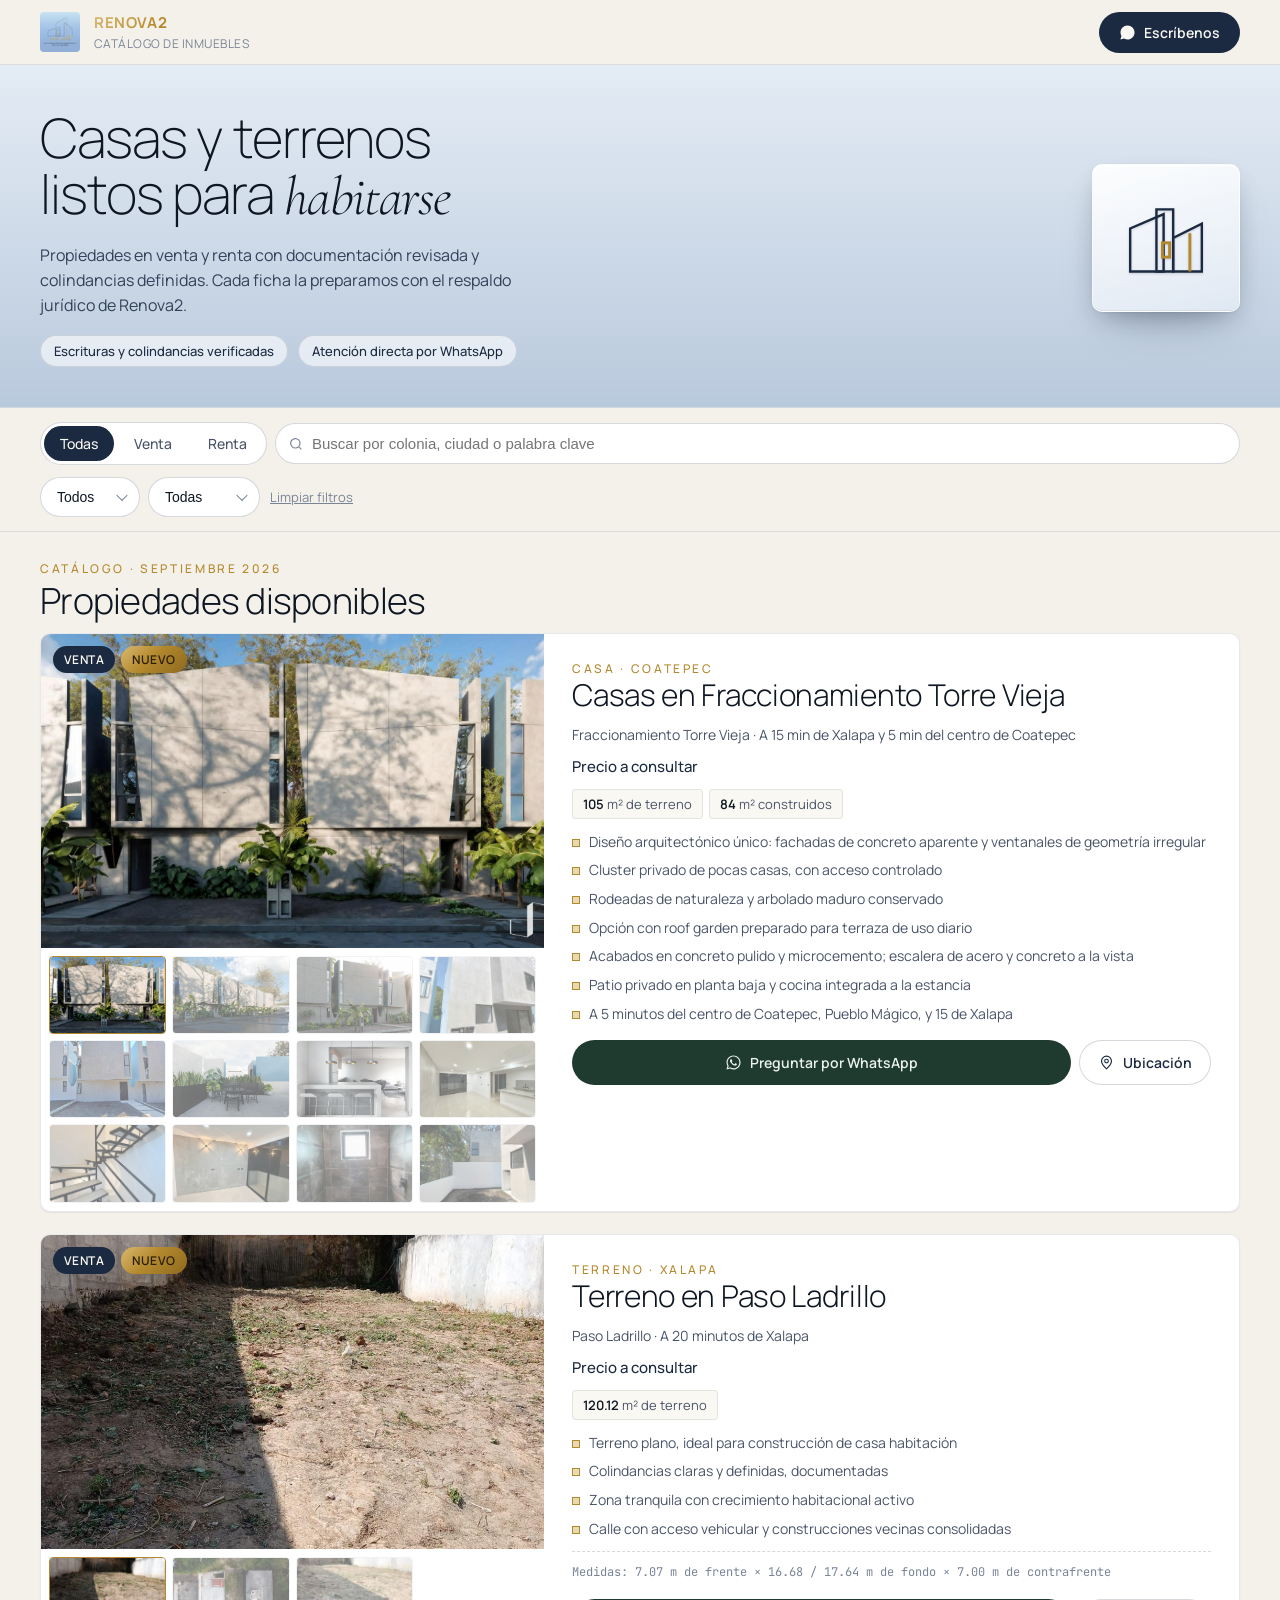
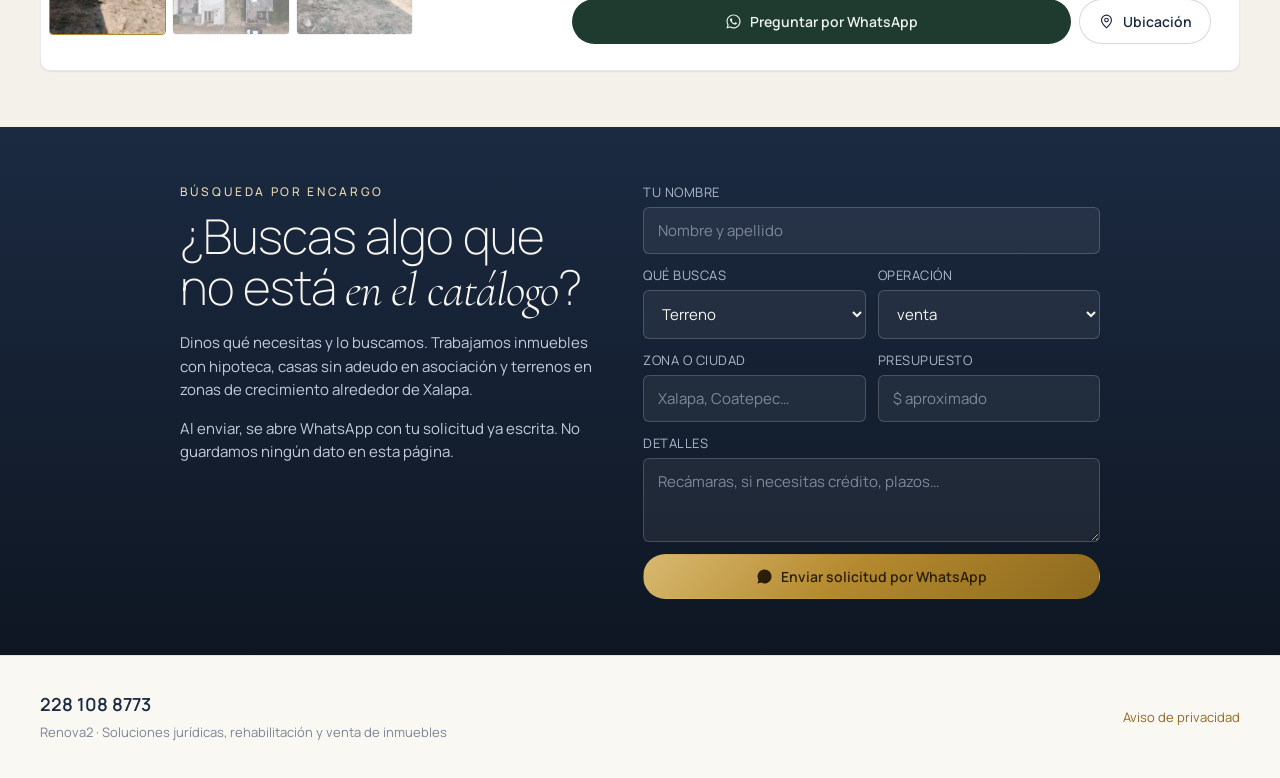
<file: catalogo/index.html>
<!DOCTYPE html>
<html lang="es">
<head>
<meta charset="utf-8">
<meta name="viewport" content="width=device-width, initial-scale=1">
<title>Catálogo Renova2 — Casas y terrenos en venta y renta</title>
<meta name="description" content="Catálogo de casas, terrenos y departamentos en venta y renta. Renova2 — soluciones jurídicas, rehabilitación y venta de inmuebles.">
<meta property="og:title" content="Catálogo Renova2 — Casas y terrenos">
<meta property="og:description" content="Propiedades en venta y renta con documentación clara. Pregunta por WhatsApp.">
<meta property="og:image" content="fotos/paso-ladrillo-01.jpg">
<link rel="stylesheet" href="../colors_and_type.css">
<link rel="stylesheet" href="catalogo.css">
</head>
<body>
<header class="top">
  <div class="wrap top-in">
    <img class="top-logo" src="fotos/logo.jpg" alt="Renova2">
    <div class="top-txt">
      <span class="top-name">Renova2</span>
      <span class="top-sub">Catálogo de inmuebles</span>
    </div>
    <a class="top-cta" href="#" data-wa-general target="_blank" rel="noopener">
      <svg viewBox="0 0 24 24" fill="currentColor" width="17" height="17" aria-hidden="true"><path d="M12.04 2C6.58 2 2.13 6.45 2.13 11.91c0 1.75.46 3.45 1.32 4.95L2 22l5.25-1.38c1.45.79 3.08 1.21 4.79 1.21 5.46 0 9.91-4.45 9.91-9.91S17.5 2 12.04 2Zm4.52 12.15c-.25-.12-1.47-.72-1.69-.81-.23-.08-.4-.12-.56.13-.17.25-.64.81-.79.98-.14.16-.29.19-.54.06-.25-.12-1.06-.39-2.01-1.24-.75-.67-1.25-1.49-1.4-1.74-.14-.25-.01-.39.11-.51.11-.11.25-.29.37-.44.13-.14.17-.25.25-.41.08-.17.04-.31-.02-.44-.06-.12-.56-1.35-.77-1.85-.2-.48-.41-.42-.56-.43h-.48c-.16 0-.42.06-.64.31-.22.25-.85.83-.85 2.02 0 1.19.87 2.34.99 2.5.12.17 1.7 2.6 4.12 3.64.58.25 1.03.4 1.38.51.58.18 1.11.16 1.53.1.46-.07 1.42-.58 1.62-1.14.2-.56.2-1.04.14-1.14-.06-.1-.22-.16-.47-.28Z"/></svg>
      Escríbenos
    </a>
  </div>
</header>

<section class="hero">
  <div class="wrap hero-in">
    <span class="hero-mark" aria-hidden="true"><svg viewBox="0 0 36 36" fill="none"><path d="M3 32 L3 14 L17 8 L17 32 Z" stroke="#1B2A41" stroke-width="1"></path><path d="M14 32 L14 6 L21 6 L21 32 Z" stroke="#1B2A41" stroke-width="1"></path><path d="M21 32 L21 18 L33 12 L33 32 Z" stroke="#1B2A41" stroke-width="1"></path><rect x="16.5" y="20" width="3" height="6" stroke="#B4892E" stroke-width="1.2"></rect><path d="M28 32 L28 16" stroke="#B4892E" stroke-width="1.2"></path></svg></span>
    <h1>Casas y terrenos<br>listos para <em>habitarse</em></h1>
    <p>Propiedades en venta y renta con documentación revisada y colindancias definidas. Cada ficha la preparamos con el respaldo jurídico de Renova2.</p>
    <div class="hero-meta">
      <span class="pill">Escrituras y colindancias verificadas</span>
      <span class="pill">Atención directa por WhatsApp</span>
    </div>
  </div>
</section>

<section class="filters">
  <div class="wrap filters-in">
    <div class="f-row">
      <div class="seg" role="group" aria-label="Operación">
        <button type="button" data-op="Todas" aria-pressed="true">Todas</button>
        <button type="button" data-op="Venta" aria-pressed="false">Venta</button>
        <button type="button" data-op="Renta" aria-pressed="false">Renta</button>
      </div>
      <label class="search">
        <svg viewBox="0 0 24 24" fill="none" stroke="currentColor" stroke-width="1.8" aria-hidden="true"><circle cx="11" cy="11" r="7"/><path d="m20 20-3.6-3.6"/></svg>
        <input id="f-q" type="search" placeholder="Buscar por colonia, ciudad o palabra clave" aria-label="Buscar">
      </label>
    </div>
    <div class="f-row">
      <span class="sel"><select id="f-tipo" aria-label="Tipo de propiedad"></select></span>
      <span class="sel"><select id="f-ciudad" aria-label="Ciudad"></select></span>
      <button type="button" id="f-clear" class="f-clear">Limpiar filtros</button>
    </div>
  </div>
</section>

<main class="wrap">
  <div class="results">
    <div>
      <div class="eyebrow">Catálogo · Septiembre 2026</div>
      <h2 class="results-title">Propiedades disponibles</h2>
    </div>
  </div>
  <div class="grid" id="grid"></div>
</main>

<section class="ask-sec">
  <div class="wrap ask-in">
    <div>
      <div class="eyebrow">Búsqueda por encargo</div>
      <h2>¿Buscas algo que<br>no está <em>en el catálogo</em>?</h2>
      <p>Dinos qué necesitas y lo buscamos. Trabajamos inmuebles con hipoteca, casas sin adeudo en asociación y terrenos en zonas de crecimiento alrededor de Xalapa.</p>
      <p class="note" style="margin-top:16px">Al enviar, se abre WhatsApp con tu solicitud ya escrita. No guardamos ningún dato en esta página.</p>
    </div>
    <form class="form" id="ask-form">
      <div class="field">
        <label for="nombre">Tu nombre</label>
        <input id="nombre" name="nombre" type="text" placeholder="Nombre y apellido">
      </div>
      <div class="two">
        <div class="field">
          <label for="busco">Qué buscas</label>
          <select id="busco" name="busco">
            <option>Terreno</option>
            <option>Casa</option>
            <option>Departamento</option>
            <option>Local o bodega</option>
          </select>
        </div>
        <div class="field">
          <label for="operacion">Operación</label>
          <select id="operacion" name="operacion">
            <option>venta</option>
            <option>renta</option>
          </select>
        </div>
      </div>
      <div class="two">
        <div class="field">
          <label for="zona">Zona o ciudad</label>
          <input id="zona" name="zona" type="text" placeholder="Xalapa, Coatepec…">
        </div>
        <div class="field">
          <label for="presupuesto">Presupuesto</label>
          <input id="presupuesto" name="presupuesto" type="text" placeholder="$ aproximado">
        </div>
      </div>
      <div class="field">
        <label for="detalles">Detalles</label>
        <textarea id="detalles" name="detalles" placeholder="Recámaras, si necesitas crédito, plazos…"></textarea>
      </div>
      <button type="submit" class="btn btn-wa">
        <svg viewBox="0 0 24 24" fill="currentColor" aria-hidden="true"><path d="M12.04 2C6.58 2 2.13 6.45 2.13 11.91c0 1.75.46 3.45 1.32 4.95L2 22l5.25-1.38c1.45.79 3.08 1.21 4.79 1.21 5.46 0 9.91-4.45 9.91-9.91S17.5 2 12.04 2Zm4.52 12.15c-.25-.12-1.47-.72-1.69-.81-.23-.08-.4-.12-.56.13-.17.25-.64.81-.79.98-.14.16-.29.19-.54.06-.25-.12-1.06-.39-2.01-1.24-.75-.67-1.25-1.49-1.4-1.74-.14-.25-.01-.39.11-.51.11-.11.25-.29.37-.44.13-.14.17-.25.25-.41.08-.17.04-.31-.02-.44-.06-.12-.56-1.35-.77-1.85-.2-.48-.41-.42-.56-.43h-.48c-.16 0-.42.06-.64.31-.22.25-.85.83-.85 2.02 0 1.19.87 2.34.99 2.5.12.17 1.7 2.6 4.12 3.64.58.25 1.03.4 1.38.51.58.18 1.11.16 1.53.1.46-.07 1.42-.58 1.62-1.14.2-.56.2-1.04.14-1.14-.06-.1-.22-.16-.47-.28Z"/></svg>
        Enviar solicitud por WhatsApp
      </button>
    </form>
  </div>
</section>

<footer class="foot">
  <div class="wrap foot-in">
    <div>
      <a class="tel" data-tel href="#">228 108 8773</a>
      <p style="margin-top:6px">Renova2 · Soluciones jurídicas, rehabilitación y venta de inmuebles</p>
    </div>
    <p><a href="../Aviso de Privacidad.html">Aviso de privacidad</a></p>
  </div>
</footer>

<a class="fab" href="#" data-wa-general target="_blank" rel="noopener">
  <svg viewBox="0 0 24 24" fill="currentColor" aria-hidden="true"><path d="M12.04 2C6.58 2 2.13 6.45 2.13 11.91c0 1.75.46 3.45 1.32 4.95L2 22l5.25-1.38c1.45.79 3.08 1.21 4.79 1.21 5.46 0 9.91-4.45 9.91-9.91S17.5 2 12.04 2Zm4.52 12.15c-.25-.12-1.47-.72-1.69-.81-.23-.08-.4-.12-.56.13-.17.25-.64.81-.79.98-.14.16-.29.19-.54.06-.25-.12-1.06-.39-2.01-1.24-.75-.67-1.25-1.49-1.4-1.74-.14-.25-.01-.39.11-.51.11-.11.25-.29.37-.44.13-.14.17-.25.25-.41.08-.17.04-.31-.02-.44-.06-.12-.56-1.35-.77-1.85-.2-.48-.41-.42-.56-.43h-.48c-.16 0-.42.06-.64.31-.22.25-.85.83-.85 2.02 0 1.19.87 2.34.99 2.5.12.17 1.7 2.6 4.12 3.64.58.25 1.03.4 1.38.51.58.18 1.11.16 1.53.1.46-.07 1.42-.58 1.62-1.14.2-.56.2-1.04.14-1.14-.06-.1-.22-.16-.47-.28Z"/></svg>
  WhatsApp
</a>

<script src="propiedades.js"></script>
<script src="catalogo.js"></script>
</body>
</html>
</file>
<file: colors_and_type.css>
/* ============================================================
   Renova2 — Foundations: Color & Type
   ============================================================
   Inspired by the brand mark: deep architectural navy linework
   on a sky-mist gradient with brass-gold accents. The palette
   reads "legal firm × premium real estate × modern atelier".
   ------------------------------------------------------------ */

@import url("https://fonts.googleapis.com/css2?family=Manrope:wght@200;300;400;500;600;700;800&family=Cormorant+Garamond:ital,wght@0,300;0,400;0,500;1,300;1,400&family=JetBrains+Mono:wght@400;500&display=swap");

:root {
  /* ---------- Brand core ---------- */
  --r2-ink:          #0E1622;   /* near-black, slight blue cast — primary text */
  --r2-navy:         #1B2A41;   /* deep architectural navy — logo linework */
  --r2-navy-soft:    #2B3D58;   /* one step up for secondary surfaces */
  --r2-graphite:     #4A5468;   /* muted body grey, fully legible on bone */
  --r2-slate:        #7A8497;   /* mid grey for meta / labels */
  --r2-mist:         #C7D2E0;   /* pale slate, borders, dividers */
  --r2-sky:          #B9C9DC;   /* the soft blue from the logo background */
  --r2-sky-pale:     #E4ECF5;   /* upper edge of the brand gradient */
  --r2-bone:         #F4F1EA;   /* warm off-white, primary "paper" */
  --r2-bone-soft:    #FAF8F3;   /* cooler, paler bone for surfaces */
  --r2-white:        #FFFFFF;

  /* ---------- Accents ---------- */
  --r2-brass:        #B4892E;   /* primary gold accent (RENOVA2 wordmark) */
  --r2-brass-deep:   #8E6A1F;   /* hover/pressed for brass */
  --r2-brass-soft:   #E7D9B0;   /* tint, used for backgrounds & highlights */
  --r2-forest:       #1F3A2E;   /* elegant deep green — secondary accent */
  --r2-forest-soft:  #4F6A5E;

  /* ---------- Semantic (status) ---------- */
  --r2-success:      #2F6F4B;
  --r2-warning:      #B07D1A;
  --r2-danger:       #8E2A2A;
  --r2-info:         #2B4D77;

  /* ---------- Foreground / Background ---------- */
  --fg-1:            var(--r2-ink);        /* headlines */
  --fg-2:            var(--r2-graphite);   /* body */
  --fg-3:            var(--r2-slate);      /* meta */
  --fg-on-dark:      var(--r2-bone-soft);
  --fg-accent:       var(--r2-brass);

  --bg-page:         var(--r2-bone);
  --bg-surface:      var(--r2-white);
  --bg-surface-2:    var(--r2-bone-soft);
  --bg-inverse:      var(--r2-navy);
  --bg-inverse-2:    var(--r2-ink);

  --border-1:        rgba(27, 42, 65, 0.10);   /* hairline */
  --border-2:        rgba(27, 42, 65, 0.18);   /* stronger */
  --border-strong:   var(--r2-navy);

  /* ---------- Signature gradient (from logo) ---------- */
  --r2-gradient-sky: linear-gradient(180deg, #E4ECF5 0%, #B9C9DC 100%); /* @kind color */
  --r2-gradient-ink: linear-gradient(180deg, #1B2A41 0%, #0E1622 100%); /* @kind color */
  --r2-gradient-brass: linear-gradient(135deg, #D9B970 0%, #B4892E 45%, #8E6A1F 100%); /* @kind color */

  /* ---------- Typography stacks ---------- */
  --font-sans:       "Manrope", -apple-system, BlinkMacSystemFont, "Segoe UI", Helvetica, Arial, sans-serif;
  --font-display:    "Manrope", -apple-system, BlinkMacSystemFont, "Segoe UI", Helvetica, Arial, sans-serif;
  --font-serif:      "Cormorant Garamond", "Times New Roman", Georgia, serif;
  --font-mono:       "JetBrains Mono", ui-monospace, Menlo, Consolas, monospace;

  /* ---------- Type scale (modular ~1.25) ---------- */
  --fs-12:  0.75rem;
  --fs-13:  0.8125rem;
  --fs-14:  0.875rem;
  --fs-15:  0.9375rem;
  --fs-16:  1rem;
  --fs-18:  1.125rem;
  --fs-20:  1.25rem;
  --fs-24:  1.5rem;
  --fs-30:  1.875rem;
  --fs-36:  2.25rem;
  --fs-48:  3rem;
  --fs-60:  3.75rem;
  --fs-72:  4.5rem;
  --fs-96:  6rem;

  /* Letter spacing */
  --tracking-tight:    -0.02em;
  --tracking-snug:     -0.01em;
  --tracking-normal:   0;
  --tracking-wide:     0.04em;
  --tracking-wider:    0.12em;   /* eyebrow labels — "DESPACHO LEGAL" */
  --tracking-widest:   0.22em;   /* logo-style all-caps tagline */

  /* Line height */
  --lh-tight:   1.05; /* @kind font */
  --lh-snug:    1.2;  /* @kind font */
  --lh-base:    1.55; /* @kind font */
  --lh-relaxed: 1.7;  /* @kind font */

  /* Weight */
  --fw-extralight: 200; /* @kind font */
  --fw-light:      300; /* @kind font */
  --fw-regular:    400; /* @kind font */
  --fw-medium:     500; /* @kind font */
  --fw-semibold:   600; /* @kind font */
  --fw-bold:       700; /* @kind font */
  --fw-black:      800; /* @kind font */

  /* ---------- Spacing scale (4px base) ---------- */
  --space-0:  0;
  --space-1:  4px;
  --space-2:  8px;
  --space-3:  12px;
  --space-4:  16px;
  --space-5:  20px;
  --space-6:  24px;
  --space-8:  32px;
  --space-10: 40px;
  --space-12: 48px;
  --space-16: 64px;
  --space-20: 80px;
  --space-24: 96px;
  --space-32: 128px;

  /* ---------- Radii — sparing, architectural ---------- */
  --radius-0:    0px;
  --radius-xs:   2px;
  --radius-sm:   4px;
  --radius-md:   6px;
  --radius-lg:   10px;
  --radius-xl:   16px;
  --radius-pill: 999px;

  /* ---------- Shadows — soft, never colored ---------- */
  --shadow-1: 0 1px 2px rgba(14, 22, 34, 0.04), 0 1px 1px rgba(14, 22, 34, 0.03);
  --shadow-2: 0 2px 8px rgba(14, 22, 34, 0.06), 0 1px 2px rgba(14, 22, 34, 0.04);
  --shadow-3: 0 12px 32px rgba(14, 22, 34, 0.08), 0 2px 6px rgba(14, 22, 34, 0.04);
  --shadow-4: 0 28px 60px rgba(14, 22, 34, 0.14), 0 6px 16px rgba(14, 22, 34, 0.06);
  --shadow-inset: inset 0 0 0 1px rgba(27, 42, 65, 0.08);

  /* ---------- Motion ---------- */
  --ease-out:   cubic-bezier(0.22, 0.61, 0.36, 1); /* @kind other */
  --ease-inout: cubic-bezier(0.65, 0, 0.35, 1); /* @kind other */
  --dur-fast:   140ms; /* @kind other */
  --dur-base:   220ms; /* @kind other */
  --dur-slow:   420ms; /* @kind other */

  /* ---------- Layout ---------- */
  --container-narrow: 720px;
  --container-base:   1080px;
  --container-wide:   1280px;
  --container-xl:     1440px;
}

/* ============================================================
   Semantic typography classes
   ============================================================ */

html { font-family: var(--font-sans); color: var(--fg-1); background: var(--bg-page); }

/* Eyebrow / label — wide tracked all-caps, used above titles */
.r2-eyebrow {
  font-family: var(--font-sans);
  font-weight: var(--fw-medium);
  font-size: var(--fs-12);
  letter-spacing: var(--tracking-widest);
  text-transform: uppercase;
  color: var(--r2-brass);
}

/* Display — used for hero headlines, light weight, tight tracking */
.r2-display {
  font-family: var(--font-display);
  font-weight: var(--fw-extralight);
  font-size: clamp(var(--fs-48), 6vw, var(--fs-96));
  line-height: var(--lh-tight);
  letter-spacing: var(--tracking-tight);
  color: var(--fg-1);
}

/* Serif italic accent — for pull quotes & "transformamos" moments */
.r2-serif-accent {
  font-family: var(--font-serif);
  font-style: italic;
  font-weight: var(--fw-light);
  color: var(--fg-1);
}

h1, .r2-h1 {
  font-family: var(--font-display);
  font-weight: var(--fw-light);
  font-size: clamp(var(--fs-36), 4.2vw, var(--fs-60));
  line-height: var(--lh-tight);
  letter-spacing: var(--tracking-tight);
  color: var(--fg-1);
  margin: 0;
}
h2, .r2-h2 {
  font-family: var(--font-display);
  font-weight: var(--fw-light);
  font-size: clamp(var(--fs-30), 3.2vw, var(--fs-48));
  line-height: var(--lh-snug);
  letter-spacing: var(--tracking-tight);
  color: var(--fg-1);
  margin: 0;
}
h3, .r2-h3 {
  font-family: var(--font-display);
  font-weight: var(--fw-regular);
  font-size: var(--fs-24);
  line-height: var(--lh-snug);
  letter-spacing: var(--tracking-snug);
  color: var(--fg-1);
  margin: 0;
}
h4, .r2-h4 {
  font-family: var(--font-sans);
  font-weight: var(--fw-semibold);
  font-size: var(--fs-18);
  line-height: var(--lh-snug);
  color: var(--fg-1);
  margin: 0;
}

p, .r2-body {
  font-family: var(--font-sans);
  font-weight: var(--fw-regular);
  font-size: var(--fs-16);
  line-height: var(--lh-base);
  color: var(--fg-2);
  margin: 0;
  text-wrap: pretty;
}
.r2-body-lg {
  font-size: var(--fs-18);
  line-height: var(--lh-relaxed);
  color: var(--fg-2);
}
.r2-body-sm {
  font-size: var(--fs-14);
  line-height: var(--lh-base);
  color: var(--fg-2);
}
.r2-meta {
  font-size: var(--fs-13);
  color: var(--fg-3);
  letter-spacing: var(--tracking-wide);
}

.r2-mono {
  font-family: var(--font-mono);
  font-size: var(--fs-13);
  letter-spacing: 0;
}

/* Wordmark-style — for "RENOVA2" style all-caps moments */
.r2-wordmark {
  font-family: var(--font-display);
  font-weight: var(--fw-bold);
  letter-spacing: var(--tracking-wide);
  text-transform: uppercase;
  background: var(--r2-gradient-brass);
  -webkit-background-clip: text;
          background-clip: text;
  -webkit-text-fill-color: transparent;
          color: transparent;
}
</file>
<file: catalogo/catalogo.css>
*{box-sizing:border-box}
html,body{margin:0;padding:0}
body{background:var(--bg-page);color:var(--fg-1);font-family:var(--font-sans);-webkit-font-smoothing:antialiased}
img{display:block;max-width:100%}
a{color:var(--r2-brass-deep);text-decoration:none}
a:hover{color:var(--r2-brass)}
button{font:inherit;cursor:pointer}
.wrap{width:100%;max-width:var(--container-wide);margin:0 auto;padding:0 20px}
@media(min-width:860px){.wrap{padding:0 40px}}

/* ---------- Topbar ---------- */
.top{position:sticky;top:0;z-index:40;background:rgba(244,241,234,.92);backdrop-filter:blur(10px);border-bottom:1px solid var(--border-1)}
.top-in{display:flex;align-items:center;gap:14px;min-height:64px}
.top-logo{width:40px;height:40px;border-radius:var(--radius-sm);object-fit:cover;flex:none;box-shadow:var(--shadow-inset)}
.top-txt{display:flex;flex-direction:column;gap:2px;min-width:0}
.top-name{font-weight:var(--fw-bold);letter-spacing:var(--tracking-wide);font-size:var(--fs-15);text-transform:uppercase;background:var(--r2-gradient-brass);-webkit-background-clip:text;background-clip:text;-webkit-text-fill-color:transparent;color:transparent}
.top-sub{font-size:var(--fs-12);letter-spacing:var(--tracking-wide);color:var(--fg-3);text-transform:uppercase}
.top-cta{margin-left:auto;display:none;align-items:center;gap:8px;background:var(--r2-navy);color:var(--fg-on-dark);border:0;border-radius:var(--radius-pill);padding:11px 20px;font-size:var(--fs-14);font-weight:var(--fw-semibold);transition:background var(--dur-fast) var(--ease-out)}
.top-cta:hover{background:var(--r2-ink)}
@media(min-width:720px){.top-cta{display:inline-flex}}

/* ---------- Hero ---------- */
.hero{background:var(--r2-gradient-sky);border-bottom:1px solid var(--border-1)}
.hero-in{padding-top:44px;padding-bottom:40px;display:grid;gap:18px;max-width:720px}
.hero-mark{display:inline-grid;place-items:center;width:72px;height:72px;border-radius:var(--radius-md);border:1px solid rgba(255,255,255,.7);background:linear-gradient(160deg,rgba(255,255,255,.92),rgba(233,240,248,.72));box-shadow:0 1px 0 rgba(255,255,255,.9) inset,0 -1px 0 rgba(27,42,65,.06) inset,0 1px 2px rgba(15,26,44,.06),0 10px 24px -8px rgba(15,26,44,.28),0 22px 48px -22px rgba(15,26,44,.35)}
.hero-mark svg{width:42px;height:42px;filter:drop-shadow(0 1px 1px rgba(15,26,44,.18))}
@media(min-width:880px){
  .hero-in{max-width:var(--container-wide);grid-template-columns:minmax(0,1fr) auto;column-gap:56px;align-items:center}
  .hero-in > h1,.hero-in > p,.hero-in > .hero-meta{grid-column:1}
  .hero-mark{grid-column:2;grid-row:1 / span 3;justify-self:end;width:148px;height:148px;border-radius:var(--radius-lg)}
  .hero-mark svg{width:86px;height:86px}
}
.hero h1{font-weight:var(--fw-extralight);font-size:clamp(2rem,8vw,3.4rem);line-height:1.03;letter-spacing:var(--tracking-tight);color:var(--r2-ink)}
.hero h1 em{font-family:var(--font-serif);font-style:italic;font-weight:var(--fw-light)}
.hero p{color:#33405a;font-size:var(--fs-16);max-width:52ch}
.hero-meta{display:flex;flex-wrap:wrap;gap:8px 10px;align-items:center}
.pill{display:inline-flex;align-items:center;gap:6px;background:rgba(255,255,255,.6);border:1px solid rgba(27,42,65,.14);border-radius:var(--radius-pill);padding:6px 13px;font-size:var(--fs-13);color:var(--r2-navy);font-weight:var(--fw-medium)}
.count{font-family:var(--font-mono);font-size:var(--fs-13);color:#33405a}

/* ---------- Filtros ---------- */
.filters{position:sticky;top:64px;z-index:30;background:var(--bg-page);border-bottom:1px solid var(--border-1);padding:14px 0}
.filters-in{display:grid;gap:12px}
.f-row{display:flex;gap:8px;flex-wrap:wrap;align-items:center}
.seg{display:flex;gap:4px;background:var(--r2-white);border:1px solid var(--border-2);border-radius:var(--radius-pill);padding:3px}
.seg button{background:transparent;border:0;border-radius:var(--radius-pill);padding:8px 16px;font-size:var(--fs-14);font-weight:var(--fw-medium);color:var(--fg-2);transition:all var(--dur-fast) var(--ease-out)}
.seg button[aria-pressed=true]{background:var(--r2-navy);color:var(--fg-on-dark)}
.search{flex:1 1 200px;min-width:0;position:relative;display:flex;align-items:center}
.search svg{position:absolute;left:13px;width:16px;height:16px;color:var(--fg-3);pointer-events:none}
.search input{width:100%;border:1px solid var(--border-2);background:var(--r2-white);border-radius:var(--radius-pill);padding:11px 16px 11px 36px;font-size:var(--fs-15);color:var(--fg-1)}
.search input:focus{outline:none;border-color:var(--r2-brass)}
.sel{position:relative;display:inline-flex}
.sel select{appearance:none;-webkit-appearance:none;border:1px solid var(--border-2);background:var(--r2-white);border-radius:var(--radius-pill);padding:11px 34px 11px 16px;font-size:var(--fs-14);color:var(--fg-1);font-weight:var(--fw-medium)}
.sel::after{content:"";position:absolute;right:14px;top:50%;width:7px;height:7px;border-right:1.5px solid var(--fg-3);border-bottom:1.5px solid var(--fg-3);transform:translateY(-70%) rotate(45deg);pointer-events:none}
.sel select:focus{outline:none;border-color:var(--r2-brass)}
.f-clear{background:transparent;border:0;color:var(--fg-3);font-size:var(--fs-13);text-decoration:underline;padding:6px 2px}
.f-clear:hover{color:var(--r2-brass-deep)}

/* ---------- Grid ---------- */
.results{padding:28px 0 10px}
.results-title{font-family:var(--font-display);font-weight:var(--fw-light);font-size:clamp(1.5rem,4vw,var(--fs-36));line-height:var(--lh-snug);letter-spacing:var(--tracking-tight);color:var(--fg-1);margin:2px 0 0}
.grid{display:grid;gap:16px;padding-bottom:56px}
@media(min-width:960px){.grid{gap:22px}}

.card{background:var(--bg-surface);border:1px solid var(--border-1);border-radius:var(--radius-lg);overflow:hidden;display:flex;flex-direction:column;box-shadow:var(--shadow-1);transition:box-shadow var(--dur-base) var(--ease-out),transform var(--dur-base) var(--ease-out)}
.card:hover{box-shadow:var(--shadow-3);transform:translateY(-2px)}
.media{display:flex;flex-direction:column;min-width:0}
.ph{position:relative;background:var(--r2-mist);aspect-ratio:4/3;overflow:hidden}
.ph img{width:100%;height:100%;object-fit:cover}
@media(min-width:760px){
  .card{flex-direction:row;align-items:flex-start}
  .media{flex:0 0 42%;max-width:42%;align-self:flex-start}
  .ph{flex:none;aspect-ratio:16/10;min-height:0}
  .card .body{flex:1;min-width:0}
}
.ph-empty{width:100%;height:100%;display:grid;place-items:center;background:repeating-linear-gradient(45deg,#dde5ef,#dde5ef 10px,#d3ddea 10px,#d3ddea 20px);color:var(--r2-navy);font-size:var(--fs-13);letter-spacing:var(--tracking-wide);text-transform:uppercase}
.tags{position:absolute;top:12px;left:12px;display:flex;gap:6px;flex-wrap:wrap}
.tag{font-size:var(--fs-12);font-weight:var(--fw-semibold);letter-spacing:var(--tracking-wide);text-transform:uppercase;padding:5px 11px;border-radius:var(--radius-pill);background:var(--r2-white);color:var(--r2-navy);box-shadow:var(--shadow-2)}
.tag.op{background:var(--r2-navy);color:var(--fg-on-dark)}
.tag.nuevo{background:var(--r2-gradient-brass);color:#2a1f06}
.tag.apartado{background:var(--r2-warning);color:#fff}
.tag.vendido,.tag.rentado{background:var(--r2-danger);color:#fff}
.thumbs{display:flex;gap:6px;padding:8px;flex-wrap:wrap}
.thumbs button{flex:0 0 calc(25% - 4.5px);border:1px solid var(--border-1);border-radius:var(--radius-sm);overflow:hidden;padding:0;background:none;aspect-ratio:3/2;opacity:.55;transition:opacity var(--dur-fast) var(--ease-out)}
.thumbs button[aria-pressed=true]{opacity:1;border-color:var(--r2-brass)}
.thumbs img{width:100%;height:100%;object-fit:cover}

.body{padding:18px;display:flex;flex-direction:column;gap:12px;flex:1}
@media(min-width:760px){.body{padding:26px 28px}}
.eyebrow{font-size:var(--fs-12);font-weight:var(--fw-medium);letter-spacing:var(--tracking-widest);text-transform:uppercase;color:var(--r2-brass)}
.card h3{font-size:clamp(1.3rem,3vw,var(--fs-30));font-weight:var(--fw-light);letter-spacing:var(--tracking-snug)}
.loc{font-size:var(--fs-14);color:var(--fg-2)}
.price{font-size:var(--fs-18);font-weight:var(--fw-semibold);color:var(--r2-ink)}
.price small{font-weight:var(--fw-regular);color:var(--fg-3);font-size:var(--fs-13)}
.price.ask{font-size:var(--fs-15);font-weight:var(--fw-medium);color:var(--r2-navy)}
.specs{display:flex;flex-wrap:wrap;gap:6px}
.spec{font-size:var(--fs-13);color:var(--fg-2);background:var(--bg-surface-2);border:1px solid var(--border-1);border-radius:var(--radius-sm);padding:5px 10px}
.spec b{font-weight:var(--fw-semibold);color:var(--fg-1)}
.points{margin:0;padding:0;list-style:none;display:grid;gap:7px}
.points li{position:relative;padding-left:17px;font-size:var(--fs-14);line-height:var(--lh-base);color:var(--fg-2)}
.points li::before{content:"";position:absolute;left:0;top:8px;width:6px;height:6px;border:1px solid var(--r2-brass);background:var(--r2-brass-soft)}
.measures{font-family:var(--font-mono);font-size:var(--fs-12);line-height:1.6;color:var(--fg-3);border-top:1px dashed var(--border-2);padding-top:11px}
.actions{margin-top:auto;display:flex;gap:8px;flex-wrap:wrap;padding-top:4px}
.btn{display:inline-flex;align-items:center;justify-content:center;gap:8px;border-radius:var(--radius-pill);padding:12px 18px;font-size:var(--fs-14);font-weight:var(--fw-semibold);border:1px solid transparent;min-height:44px;transition:all var(--dur-fast) var(--ease-out)}
.btn-wa{background:var(--r2-forest);color:#EAF2ED;flex:1 1 160px}
.btn-wa:hover{background:#173026;color:#fff}
.btn-map{background:var(--r2-white);border-color:var(--border-2);color:var(--r2-navy)}
.btn-map:hover{border-color:var(--r2-navy)}
.btn svg{width:17px;height:17px;flex:none}

.empty{grid-column:1/-1;text-align:center;padding:56px 20px;border:1px dashed var(--border-2);border-radius:var(--radius-lg);background:var(--bg-surface-2)}
.empty h3{font-weight:var(--fw-light);margin-bottom:8px}

/* ---------- Solicitud ---------- */
.ask-sec{background:var(--r2-gradient-ink);color:var(--fg-on-dark);padding:56px 0}
.ask-in{display:grid;gap:28px;max-width:1000px;margin:0 auto}
@media(min-width:900px){.ask-in{grid-template-columns:1fr 1.1fr;gap:48px;align-items:start}}
.ask-sec .eyebrow{color:var(--r2-brass-soft)}
.ask-sec h2{font-weight:var(--fw-extralight);font-size:clamp(1.7rem,4.6vw,var(--fs-48));line-height:1.08;letter-spacing:var(--tracking-tight);color:#F7F5F0;margin:10px 0 14px}
.ask-sec h2 em{font-family:var(--font-serif);font-style:italic;font-weight:var(--fw-light)}
.ask-sec p{color:#C3CCDB;font-size:var(--fs-15)}
.form{display:grid;gap:12px}
.field{display:grid;gap:6px}
.field label{font-size:var(--fs-13);letter-spacing:var(--tracking-wide);color:#AEB9CB;text-transform:uppercase}
.field input,.field select,.field textarea{width:100%;background:rgba(255,255,255,.06);border:1px solid rgba(255,255,255,.18);border-radius:var(--radius-md);padding:12px 14px;color:#F7F5F0;font-family:var(--font-sans);font-size:var(--fs-15)}
.field textarea{resize:vertical;min-height:84px}
.field input::placeholder,.field textarea::placeholder{color:#7d8899}
.field input:focus,.field select:focus,.field textarea:focus{outline:none;border-color:var(--r2-brass)}
.field select option{color:#0E1622}
.two{display:grid;gap:12px}
@media(min-width:560px){.two{grid-template-columns:1fr 1fr}}
.form .btn-wa{background:var(--r2-gradient-brass);color:#2a1f06;width:100%}
.form .btn-wa:hover{filter:brightness(1.07);color:#2a1f06}
.note{font-size:var(--fs-12);color:#8e99ab;line-height:var(--lh-base)}

/* ---------- Footer ---------- */
.foot{background:var(--bg-surface-2);border-top:1px solid var(--border-1);padding:36px 0}
.foot-in{display:flex;gap:18px;flex-wrap:wrap;align-items:center;justify-content:space-between}
.foot-in p{font-size:var(--fs-13);color:var(--fg-3)}
.tel{display:inline-flex;align-items:center;gap:8px;font-size:var(--fs-18);font-weight:var(--fw-semibold);color:var(--r2-navy)}

/* ---------- FAB móvil ---------- */
.fab{position:fixed;right:16px;bottom:16px;z-index:50;display:inline-flex;align-items:center;gap:9px;background:var(--r2-forest);color:#EAF2ED;border:0;border-radius:var(--radius-pill);padding:14px 20px;font-weight:var(--fw-semibold);font-size:var(--fs-15);box-shadow:var(--shadow-4);min-height:52px}
.fab svg{width:20px;height:20px}
@media(min-width:720px){.fab{display:none}}
</file>
